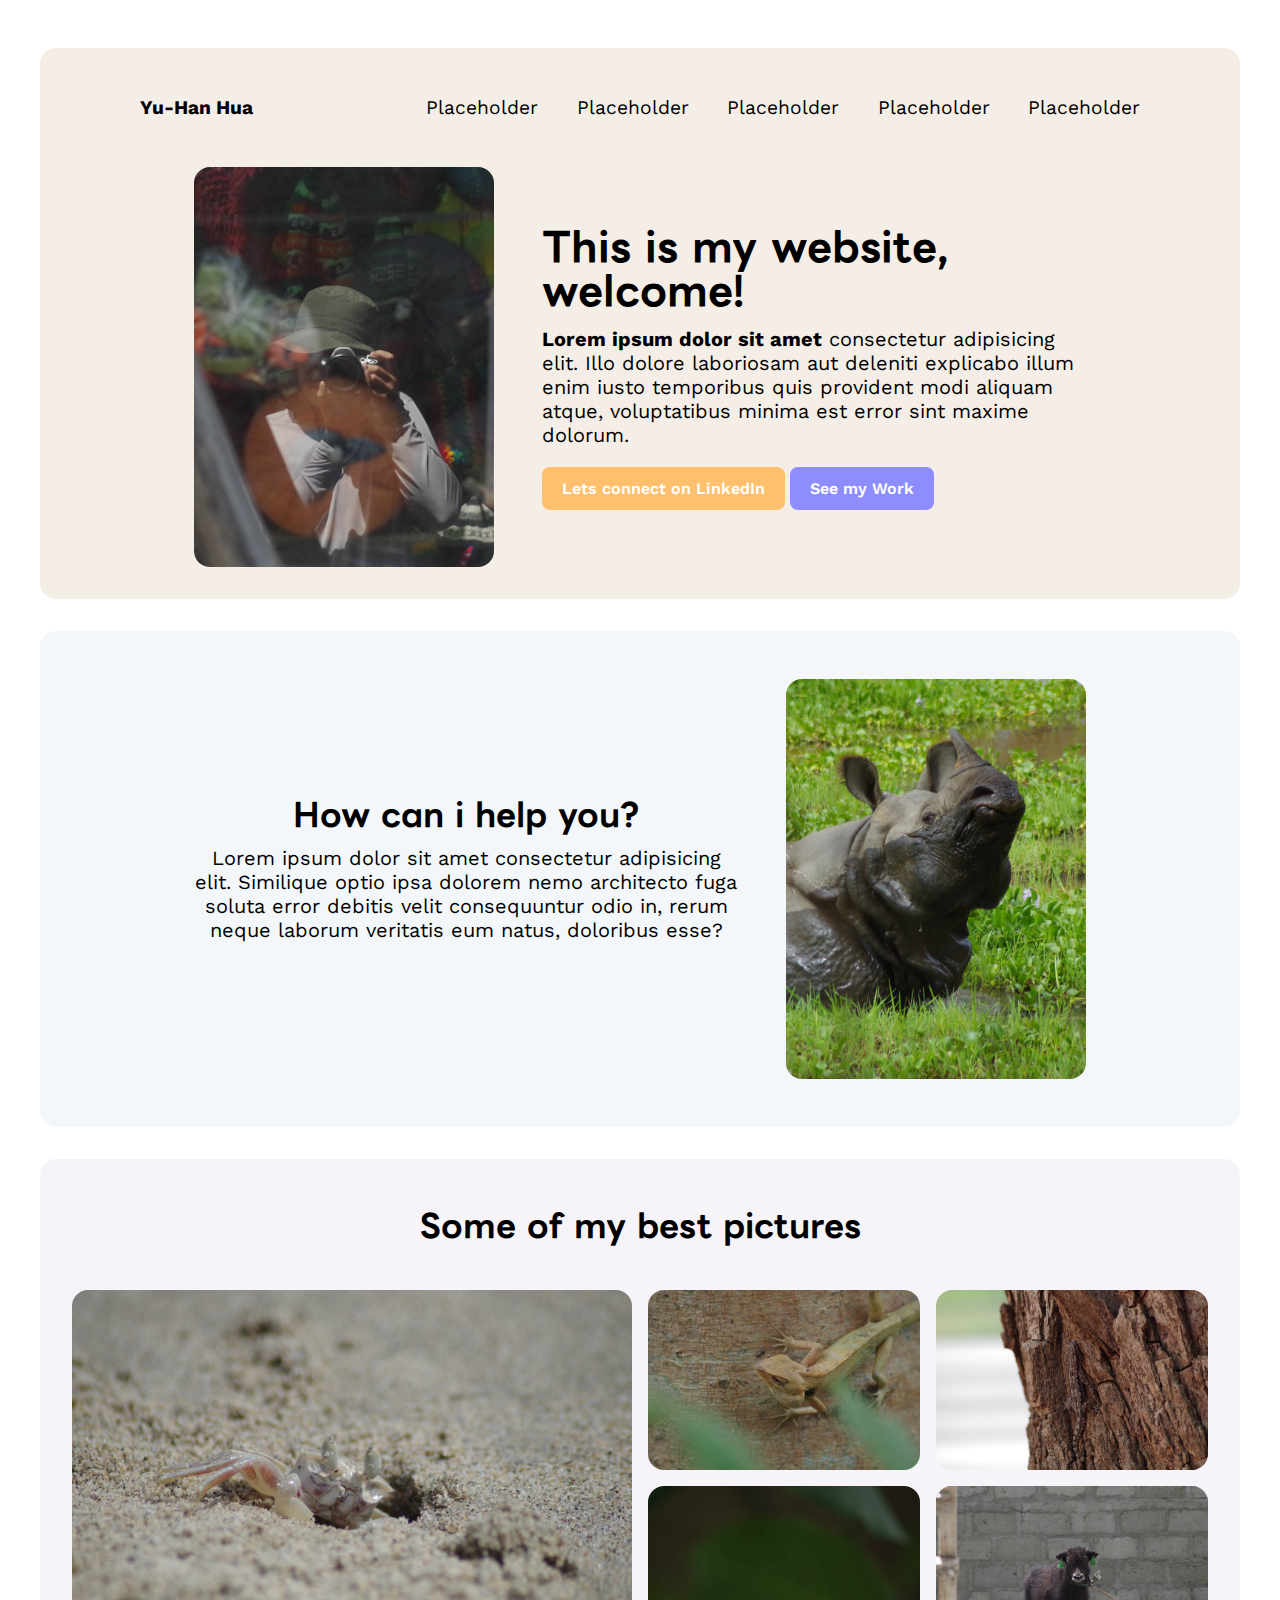
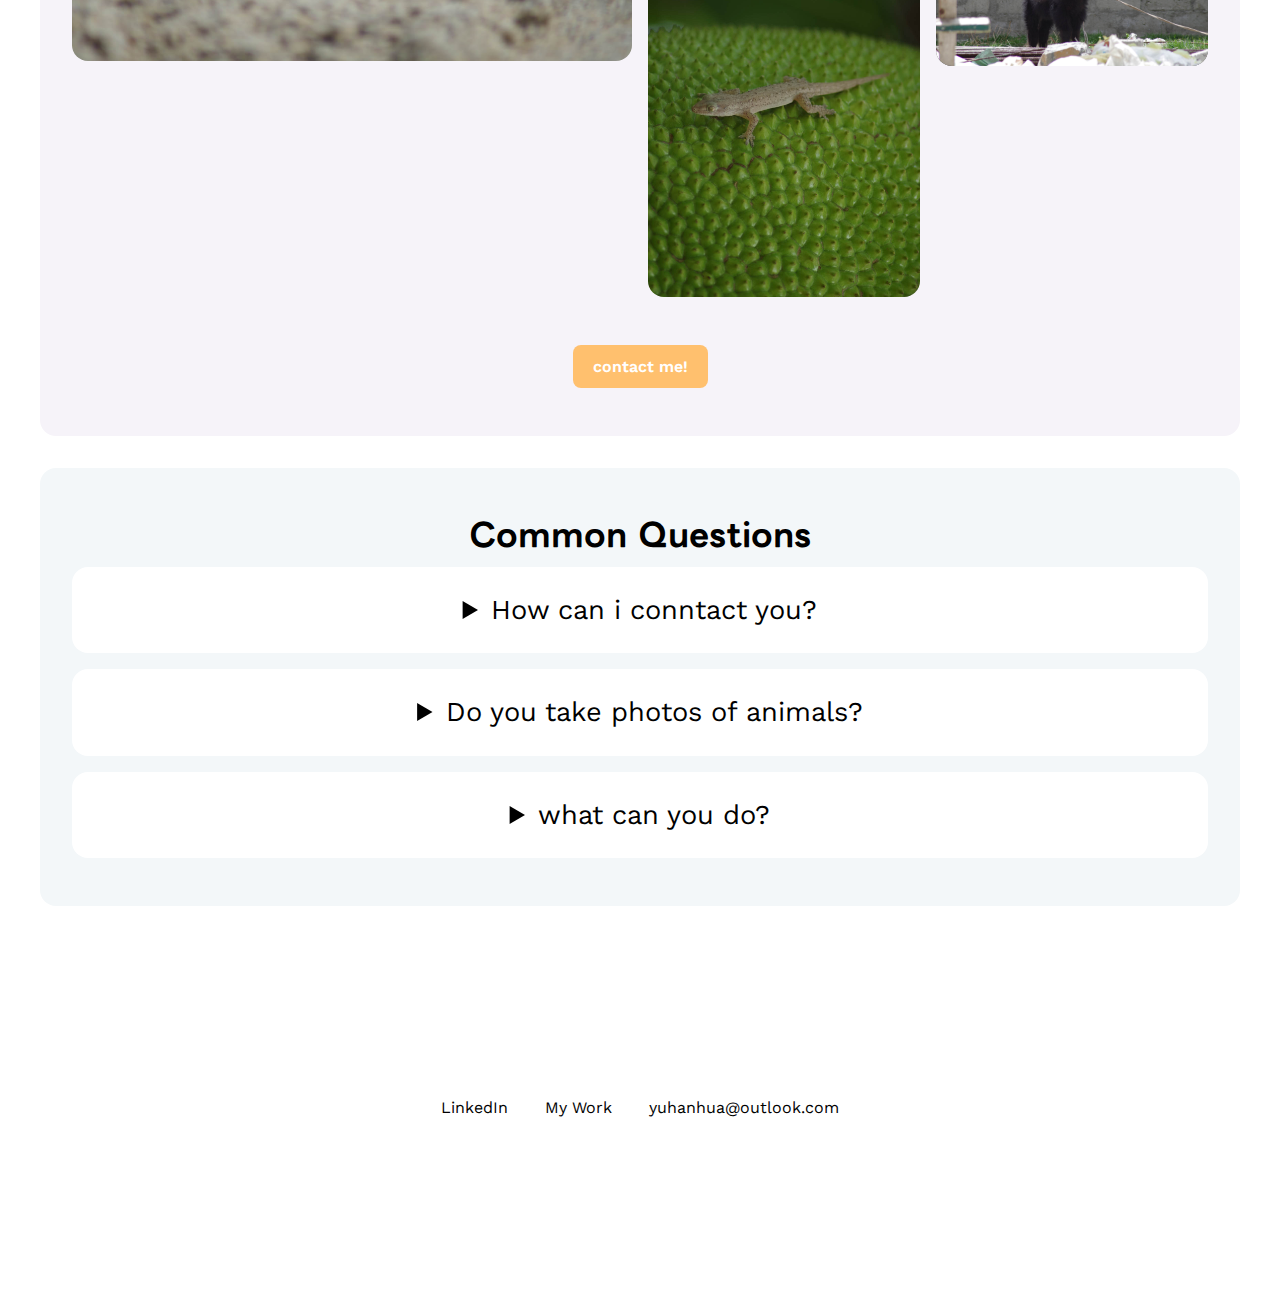
<file: indexgamal.html>
<!DOCTYPE html>
<html lang="en">

<head>
    <meta charset="UTF-8">
    <meta name="viewport" content="width=device-width, initial-scale=1.0">
    <title>Yu-Han Hua</title>
    <link rel="stylesheet" href="style.css">

<!--Fonts work sans, poppins-->
   <link href="https://fonts.googleapis.com/css2?family=LINE+Seed+JP&family=Poppins:ital,wght@0,100;0,200;0,300;0,400;0,500;0,600;0,700;0,800;0,900;1,100;1,200;1,300;1,400;1,500;1,600;1,700;1,800;1,900&family=Rubik:ital,wght@0,300..900;1,300..900&family=Work+Sans:ital,wght@0,100..900;1,100..900&display=swap" rel="stylesheet">


</head>

<body>
    <header>
        <nav>
            <ul>
                <li><a href="https://www.linkedin.com/in/yuhanhua00/" target="_blank" >Yu-Han Hua</a></li>
                <li><a href="index.html">Placeholder</a></li>
                <li><a href="index.html">Placeholder</a></li>
                <li><a href="index.html">Placeholder</a></li>
                <li><a href="index.html">Placeholder</a></li>
                <li><a href="index.html">Placeholder</a></li>
            </ul>
        </nav>

        <div class="flex-container">
            <img height="400px" width="300px" src="bilder/photo in the window.jpg">
            <div class="text-container">
                <h1>This is my website, welcome!</h1>
                <p><strong>Lorem ipsum dolor sit amet</strong> consectetur adipisicing elit. Illo dolore laboriosam aut deleniti explicabo illum enim iusto temporibus quis provident modi aliquam atque, voluptatibus minima est error sint maxime dolorum.</p>
                <a href="https://www.linkedin.com/in/yuhanhua00/" target="blank" class="cta-button">Lets connect on LinkedIn</a>
                <a href="#my-work" class="cta-button secondary">See my Work</a>
            </div>
        </div>
    </header>

    <section>
        <div class="flex-container">
            <div class="text-container">
                <h2>How can i help you?</h2>
                <p>Lorem ipsum dolor sit amet consectetur adipisicing elit. Similique optio ipsa dolorem nemo architecto fuga soluta error debitis velit consequuntur odio in, rerum neque laborum veritatis eum natus, doloribus esse?</p>
            </div>
            <img  width="300px" height="400px" src="bilder/noshordning.jpg">
        </div>
    </section>

    <section id="my-work">
        <h2>Some of my best pictures</h2>
        <div class="grid-container">
            <img style="grid-area: img-1" src="bilder/krabba.jpg">
            <img style="grid-area: img-5" src="bilder/sexy dog.jpg">
            <img style="grid-area: img-2" src="bilder/skaggagam.jpg">
            <img style="grid-area: img-3" src="bilder/odla.jpg">
            <img style="grid-area: img-4" src="bilder/odla jackgruit.jpg">
            <img style="grid-area: img-5" src="bilder/yak orhangen.jpg">
        </div>
          <a href="" class="cta-button"> contact me!</a>
    </section>

    <section>
        <h2>Common Questions</h2>
        <details>
            <summary>How can i conntact you?</summary>
            <p>Lorem ipsum dolor sit, amet consectetur adipisicing elit. Voluptatibus earum, fuga neque placeat et maiores maxime aperiam. Nesciunt asperiores dolorum aliquam, ea, voluptates pariatur reprehenderit recusandae maiores veritatis itaque totam.</p>
        </details>
                <details>
            <summary>Do you take photos of animals?</summary>
            <p>Lorem ipsum dolor sit, amet consectetur adipisicing elit. Voluptatibus earum, fuga neque placeat et maiores maxime aperiam. Nesciunt asperiores dolorum aliquam, ea, voluptates pariatur reprehenderit recusandae maiores veritatis itaque totam.</p>
        </details>
                <details>
            <summary>what can you do?</summary>
            <p>Lorem ipsum dolor sit, amet consectetur adipisicing elit. Voluptatibus earum, fuga neque placeat et maiores maxime aperiam. Nesciunt asperiores dolorum aliquam, ea, voluptates pariatur reprehenderit recusandae maiores veritatis itaque totam.</p>
        </details>
    </section>

    <div class="page-bottom-spacer"></div>


    <footer>
            <a href="https://www.linkedin.com/in/yuhanhua00/">LinkedIn</a>
            <a href="#my-work">My Work</a>
            <a href="mailto:example@gmail.com">yuhanhua@outlook.com</a>
    </footer>


</body>
</html>
</file>
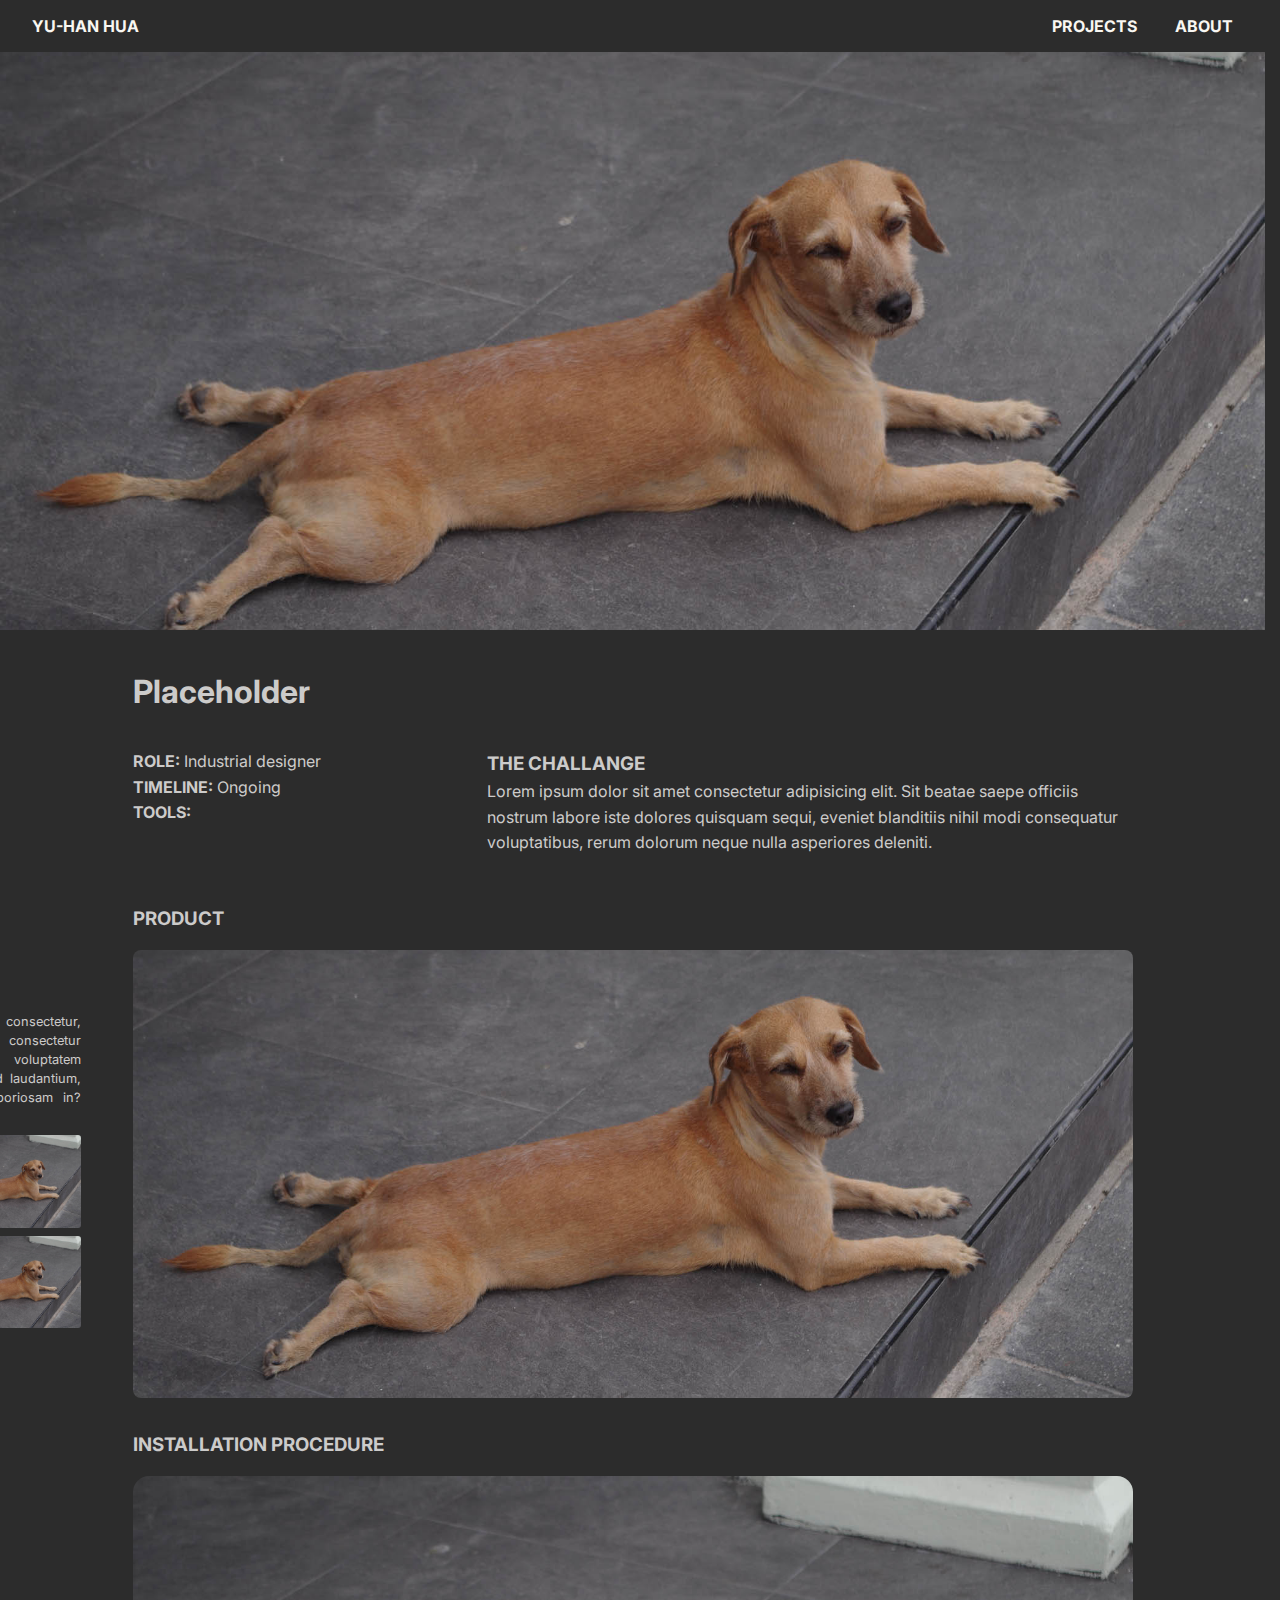
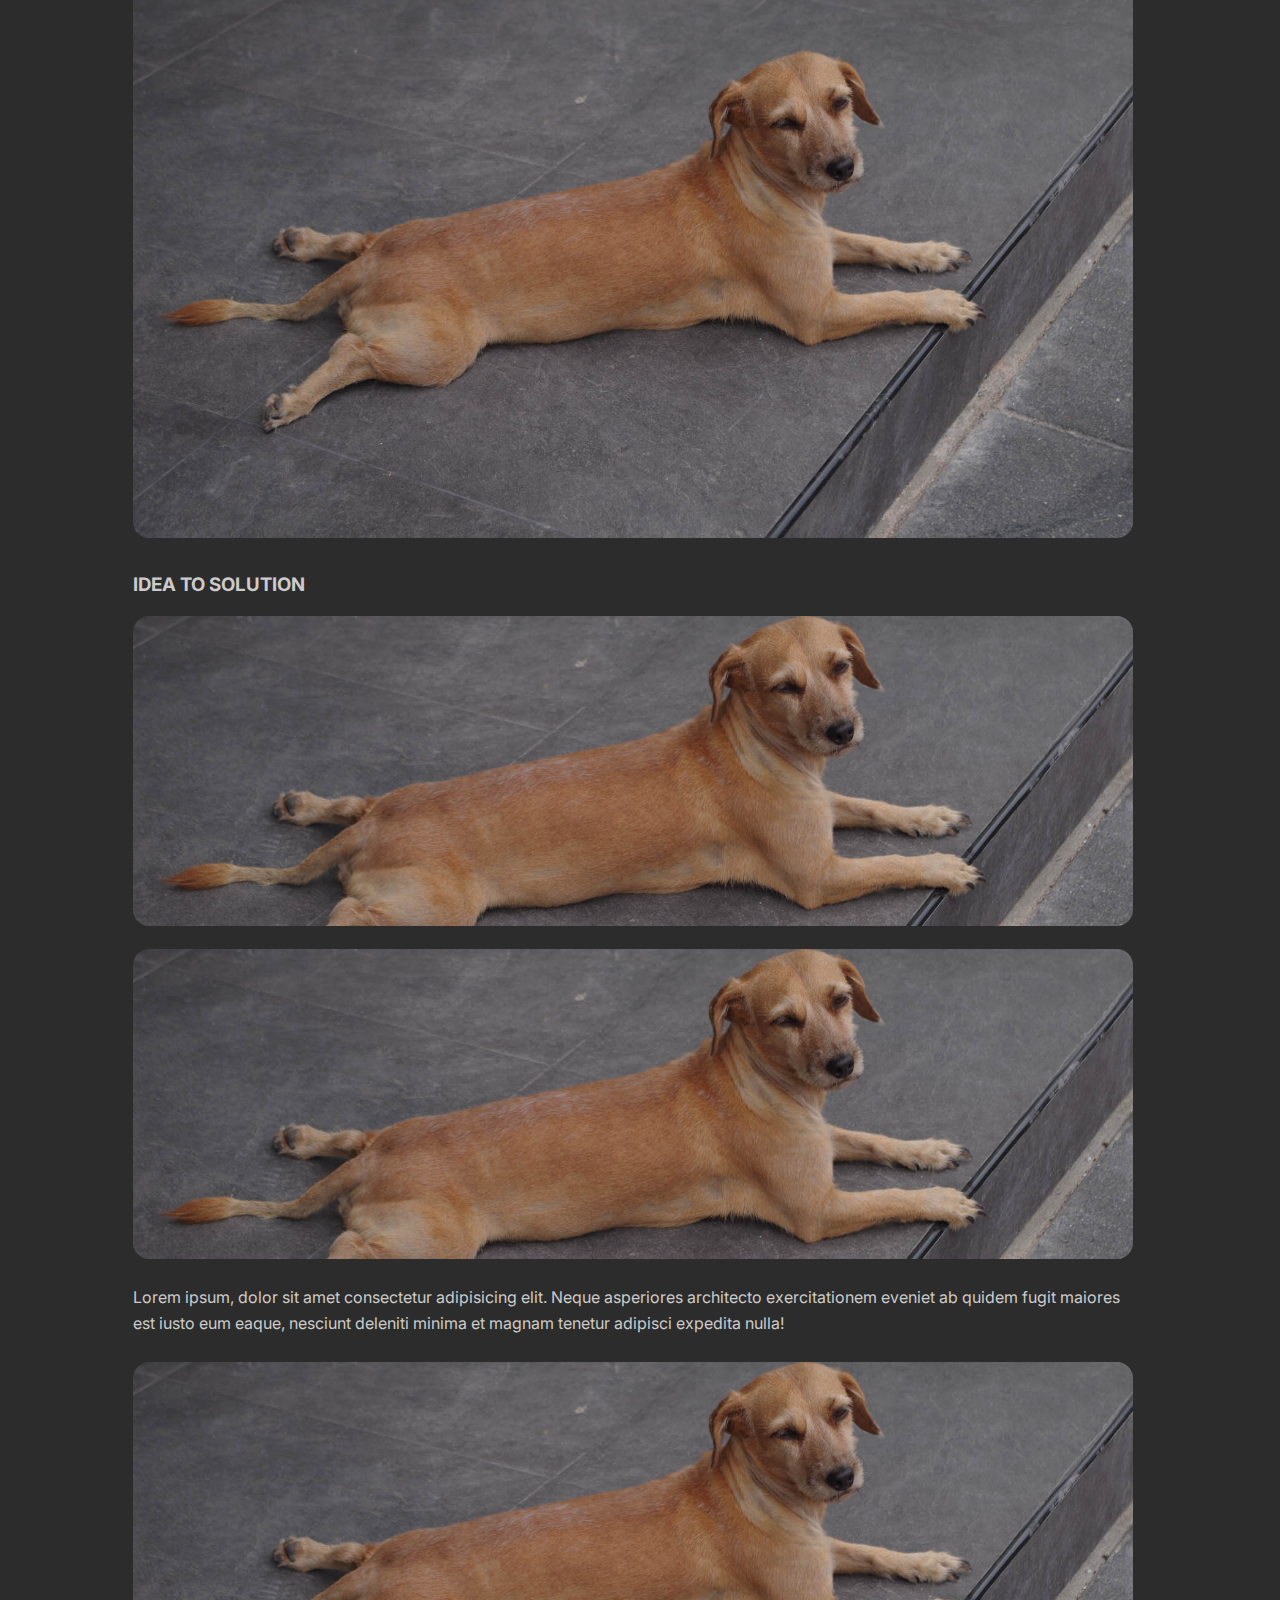
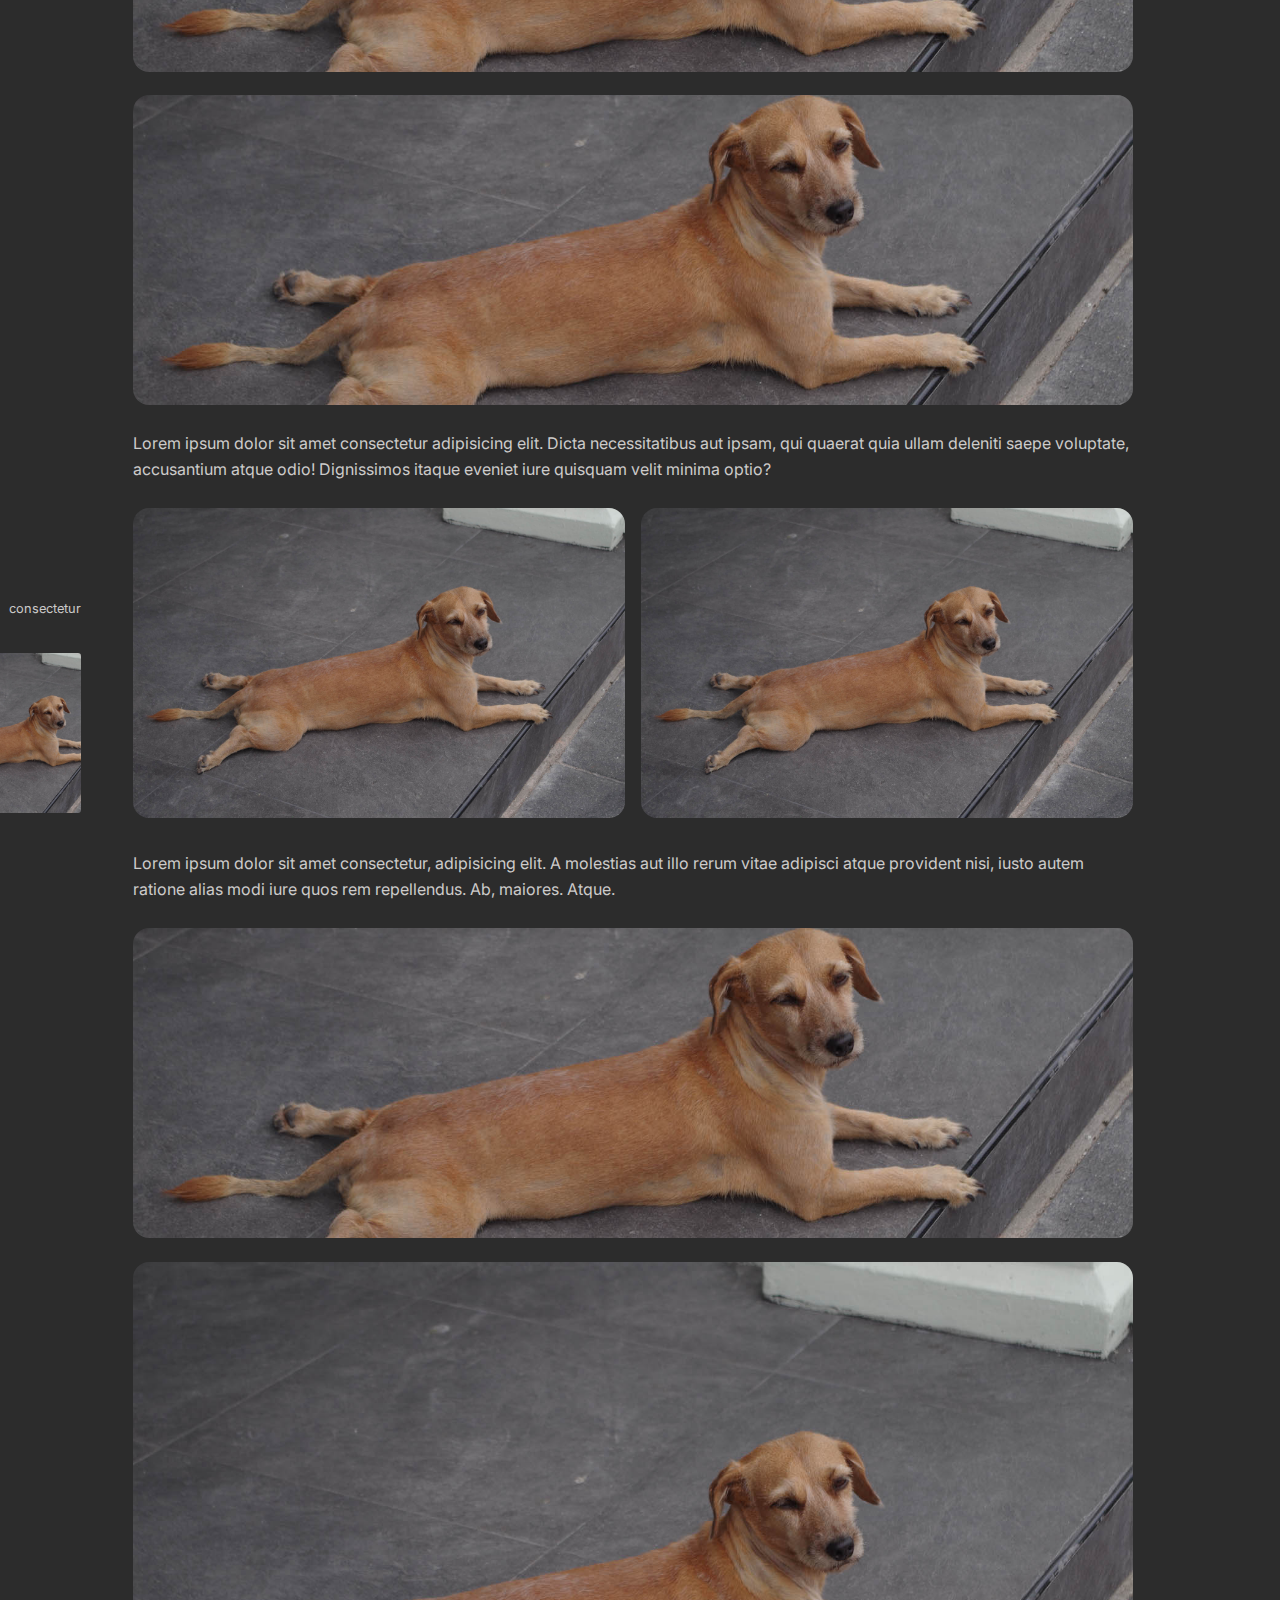
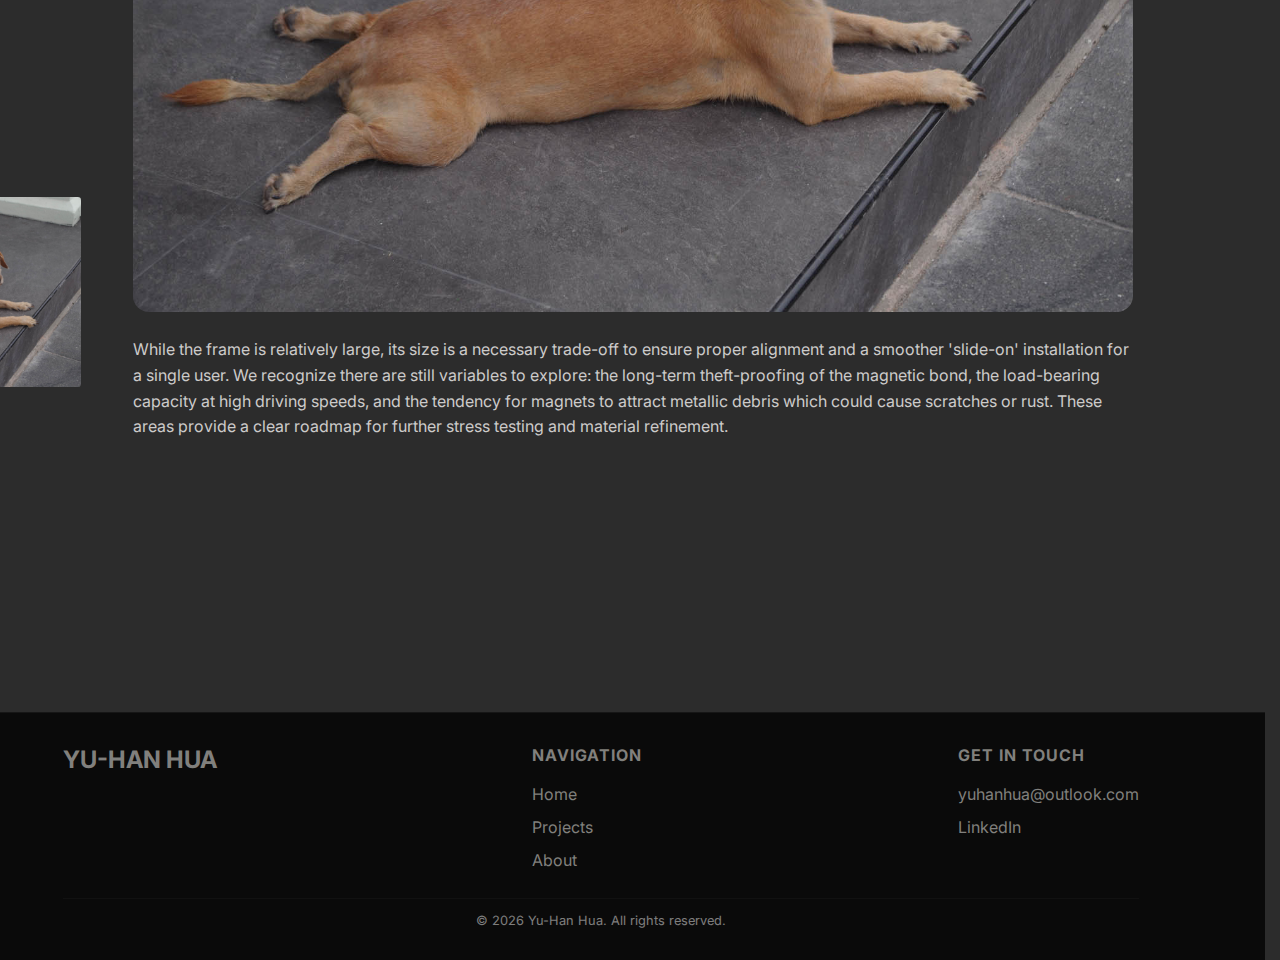
<file: ProjectMall.html>
<!DOCTYPE html>
<html lang="en">
<head>
    <meta charset="UTF-8">
    <meta name="viewport" content="width=device-width, initial-scale=1.0">
    <title>PreojectMall</title>

    <link rel="stylesheet" href="cssFiler/root.css">
    <link rel="stylesheet" href="cssFiler/placeholder.css">
    <link rel="stylesheet" href="cssFiler/footer.css">

    <!--Fonts-->
    <link href="https://fonts.googleapis.com/css2?family=Inter:ital,opsz,wght@0,14..32,100..900;1,14..32,100..900&family=Public+Sans:ital,wght@0,100..900;1,100..900&family=Roboto:ital,wght@0,100..900;1,100..900&display=swap" rel="stylesheet">

</head>
<body>
   
    <header id="site-header">
        <nav>
            <ul>
                <li><a href="index.html" class="logo-link">YU-HAN HUA</a></li>
                <li><a href="index.html#projects">PROJECTS</a></li>
                <li><a href="index.html#about">ABOUT</a></li>
            </ul>
        </nav>
    </header>

    <!--END OF NAVBAR-->
    <section id="frontImage">
        <img src="bilder/sexy dog.jpg">
        <div class="heropageInfo">
        </div>
    </section>


    <main class="introContainer">

        <aside class="introSideBar">
            <span class="contextLabel">CONTEXT</span>
            <p class="textSidebar">Lorem ipsum dolor sit amet consectetur, adipisicing elit. Doloribus consectetur praesentium quis qui repellat voluptatem perferendis dolor tempora aliquid laudantium, itaque, sapiente culpa nulla laboriosam in? Harum eaque omnis porro?</p>
            <div class="introGrid">
                <div class="grid-item"><img src="bilder/sexy dog.jpg" onclick="openImage(this.src)" alt=""></div>
                <div class="grid-item"><img src="bilder/sexy dog.jpg" onclick="openImage(this.src)" alt=""></div>
                <div class="grid-item"><img src="bilder/sexy dog.jpg" onclick="openImage(this.src)" alt=""></div>
                <div class="grid-item"><img src="bilder/sexy dog.jpg" onclick="openImage(this.src)" alt=""></div>
            </div>
            <p id="disclaimer">*Discliamer if needed</p>
        </aside>

    <dialog id="imageDialog" onclick="this.close()">
        <img id="fullImage" src="bilder/sexy dog.jpg" alt="Full size">
    </dialog>
    
            <div class="introTextContent">
                <h1 class="introTitle">Placeholder</h1>
                <div class="introContentWrapper">
                    <section class="box boxRole">
                        <ul class="itemsList">
                            <li><strong>ROLE:</strong> Industrial designer</li>
                            <li><strong>TIMELINE:</strong> Ongoing</li>
                            <li><strong>TOOLS:</strong></li>
                        </ul>
                    </section>

                    <article class="box boxProblem">
                        <h3 class="boxHeader">THE CHALLANGE</h3>
                        <p>Lorem ipsum dolor sit amet consectetur adipisicing elit. Sit beatae saepe officiis nostrum labore iste dolores quisquam sequi, eveniet blanditiis nihil modi consequatur voluptatibus, rerum dolorum neque nulla asperiores deleniti.</p>
                    </article>
                </div>

                <div class="researchIdeation">
                    <h3>PRODUCT</h3>
                    <img id="descriptionImg" src="bilder/sexy dog.jpg" alt="Exploded view of adapter" class="fullWidthImage">
                    <h3>INSTALLATION PROCEDURE</h3>
                    <img id="manual" src="bilder/sexy dog.jpg" alt="Exploded view of adapter" class="fullWidthImage">

                    <h3>IDEA TO SOLUTION</h3>
                    <img class="paddingUnderImage" src="bilder/sexy dog.jpg" alt="Exploded view of adapter">
                    <img src="bilder/sexy dog.jpg" alt="Exploded view of adapter" class="fullWidthImage">
                    <p><br>Lorem ipsum, dolor sit amet consectetur adipisicing elit. Neque asperiores architecto exercitationem eveniet ab quidem fugit maiores est iusto eum eaque, nesciunt deleniti minima et magnam tenetur adipisci expedita nulla!<br><br>
                    </p>

                    <img class="paddingUnderImage" src="bilder/sexy dog.jpg" alt="Exploded view of adapter">
                    <img src="bilder/sexy dog.jpg" alt="Exploded view of adapter" class="fullWidthImage">
                    
        <aside class="Evaluate-sidebar">
            <span class="contextLabel">Placeholder</span>
            <p class="textSidebar">Lorem ipsum dolor, sit amet consectetur adipisicing elit. Asperiores cupidi.</p>
            <div class="gridMockup">
                <div class="grid-item"><img src="bilder/sexy dog.jpg" onclick="openImage(this.src)" alt=""></div>
                <div class="grid-item"><img src="bilder/sexy dog.jpg" onclick="openImage(this.src)" alt=""></div>
            </div>
        </aside>

                    <p>
                        <br>Lorem ipsum dolor sit amet consectetur adipisicing elit. Dicta necessitatibus aut ipsam, qui quaerat quia ullam deleniti saepe voluptate, accusantium atque odio! Dignissimos itaque eveniet iure quisquam velit minima optio?<br><br>
                    </p>

                    <div class="gridEval">
                        <img id="lyftaupp" src="bilder/sexy dog.jpg" alt="Exploded view of adapter" class="fullWidthImage">
                        <img src="bilder/sexy dog.jpg" alt="Exploded view of adapter" class="fullWidthImage">
                    </div>
                    <p>
                        <br>Lorem ipsum dolor sit amet consectetur, adipisicing elit. A molestias aut illo rerum vitae adipisci atque provident nisi, iusto autem ratione alias modi iure quos rem repellendus. Ab, maiores. Atque.<br><br>
                    </p>

        <aside class="showcasing-sidebar">
            <span class="contextLabel">Placeholder</span>
                <p class="textSidebar">Placeholder</p>
                    <div class="grid-item"><img src="bilder/sexy dog.jpg" onclick="openImage(this.src)" alt=""></div>
                <p id="disclaimer2">image text</p>
    </aside>

                    <img class="paddingUnderImage" id="byggaprot" src="bilder/sexy dog.jpg" alt="Exploded view of adapter">
                    <img id="finalprototyp" src="bilder/sexy dog.jpg" alt="Exploded view of adapter" class="fullWidthImage">
                    <br>
                    <p>
                        While the frame is relatively large, its size is a necessary trade-off to ensure proper alignment and a smoother 'slide-on' installation for a single user. We recognize there are still variables to explore: the long-term theft-proofing of the magnetic bond, the load-bearing capacity at high driving speeds, and the tendency for magnets to attract metallic debris which could cause scratches or rust. These areas provide a clear roadmap for further stress testing and material refinement.
                    </p>
                </div>
                <div class="bottomSpacer"></div>
            </div>

    </main>
    <!--FOOOOTER-->
    <footer class="site-footer">
        <div class="footer-content">
            <div class="footer-logo">
                <h3>YU-HAN HUA</h3>
                <p></p>
            </div>

            <div class="footer-links">
                <h4>Navigation</h4>
                <ul>
                    <li><a href="#hero">Home</a></li>
                    <li><a href="#projects">Projects</a></li>
                    <li><a href="#about">About</a></li>
                </ul>
            </div>

            <div class="footer-contact">
                <h4>Get in Touch</h4>
                <div class="footer-socials">
                <ul>
                    <li><a href="mailto:yuhanhua@outlook.com">yuhanhua@outlook.com</a></li>
                    <li><a href="https://www.linkedin.com/in/yuhanhua00/" target="_blank">LinkedIn</a></li>
                </ul>
                </div>
            </div>
        </div>
        
        <div class="footer-bottom">
            <p>&copy; 2026 Yu-Han Hua. All rights reserved.</p>
        </div>
    </footer>

<script src="popup.js"></script>
</body>
</html>
</file>
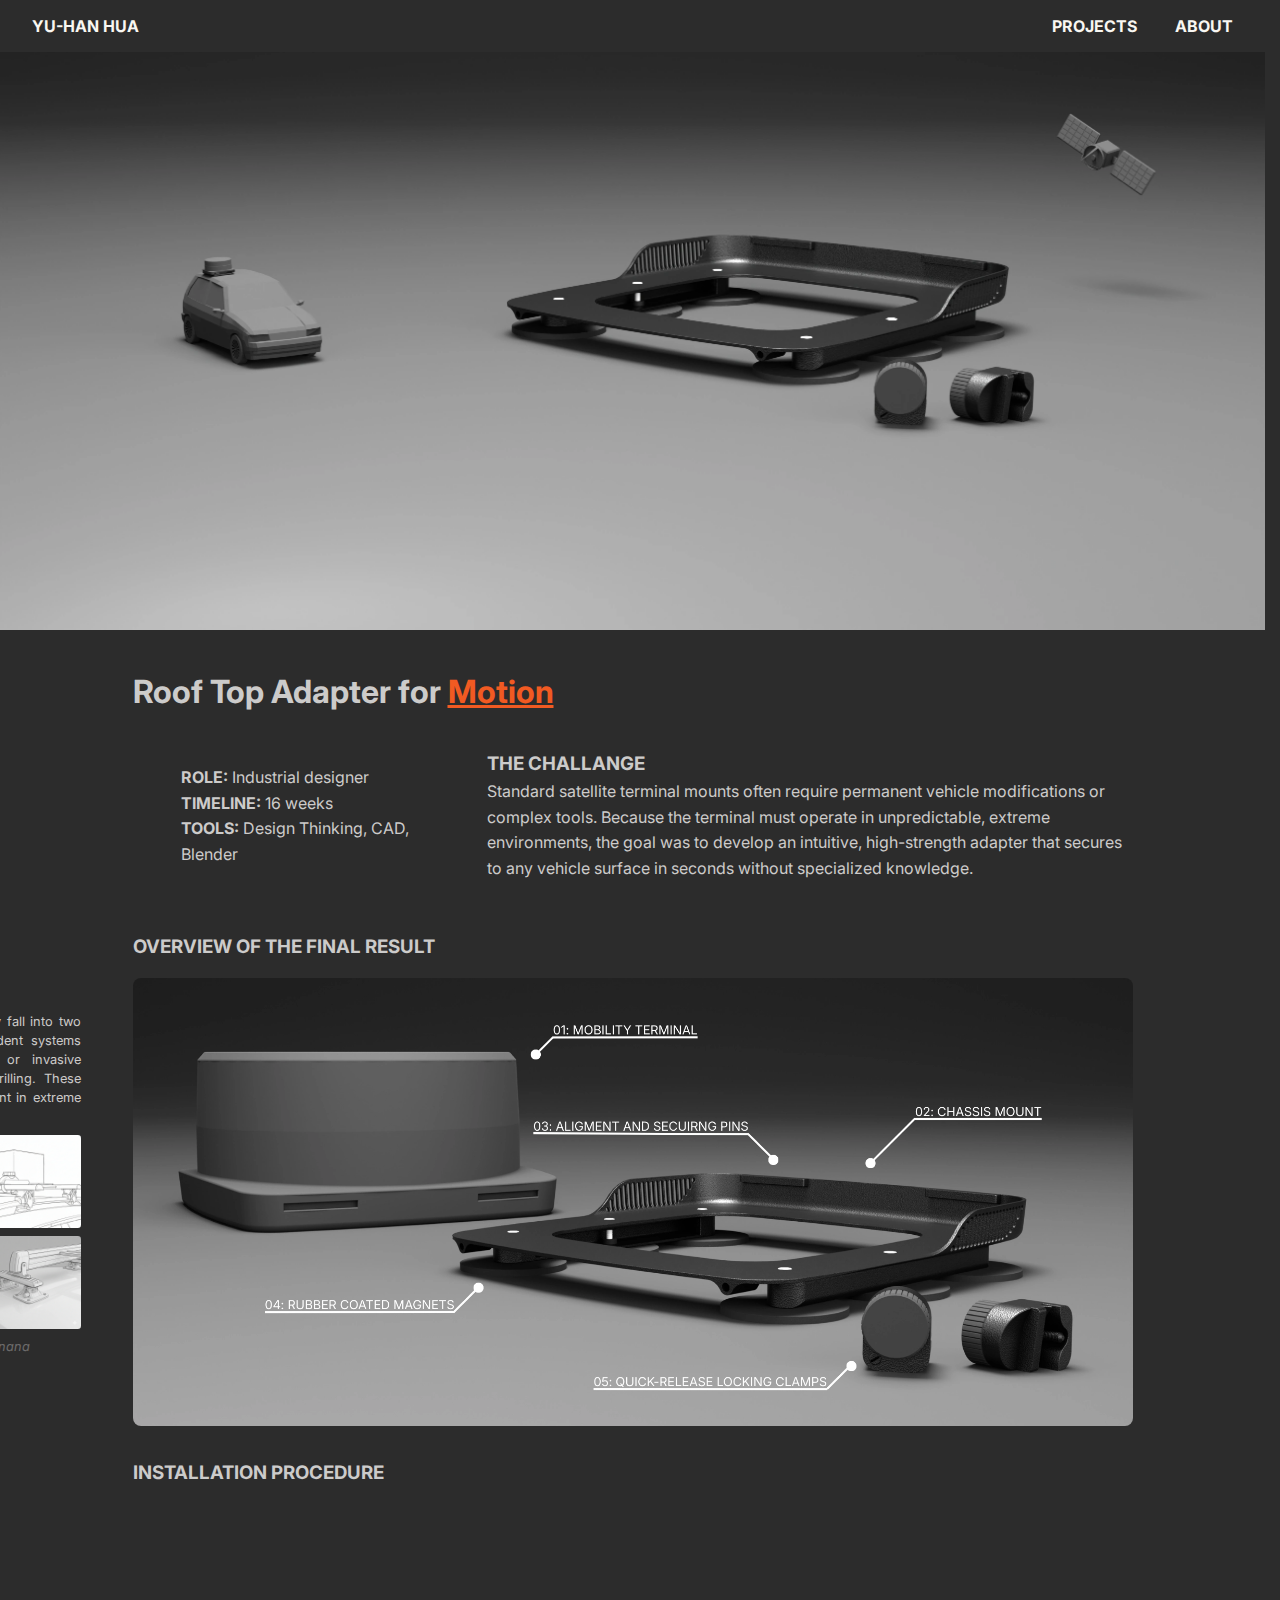
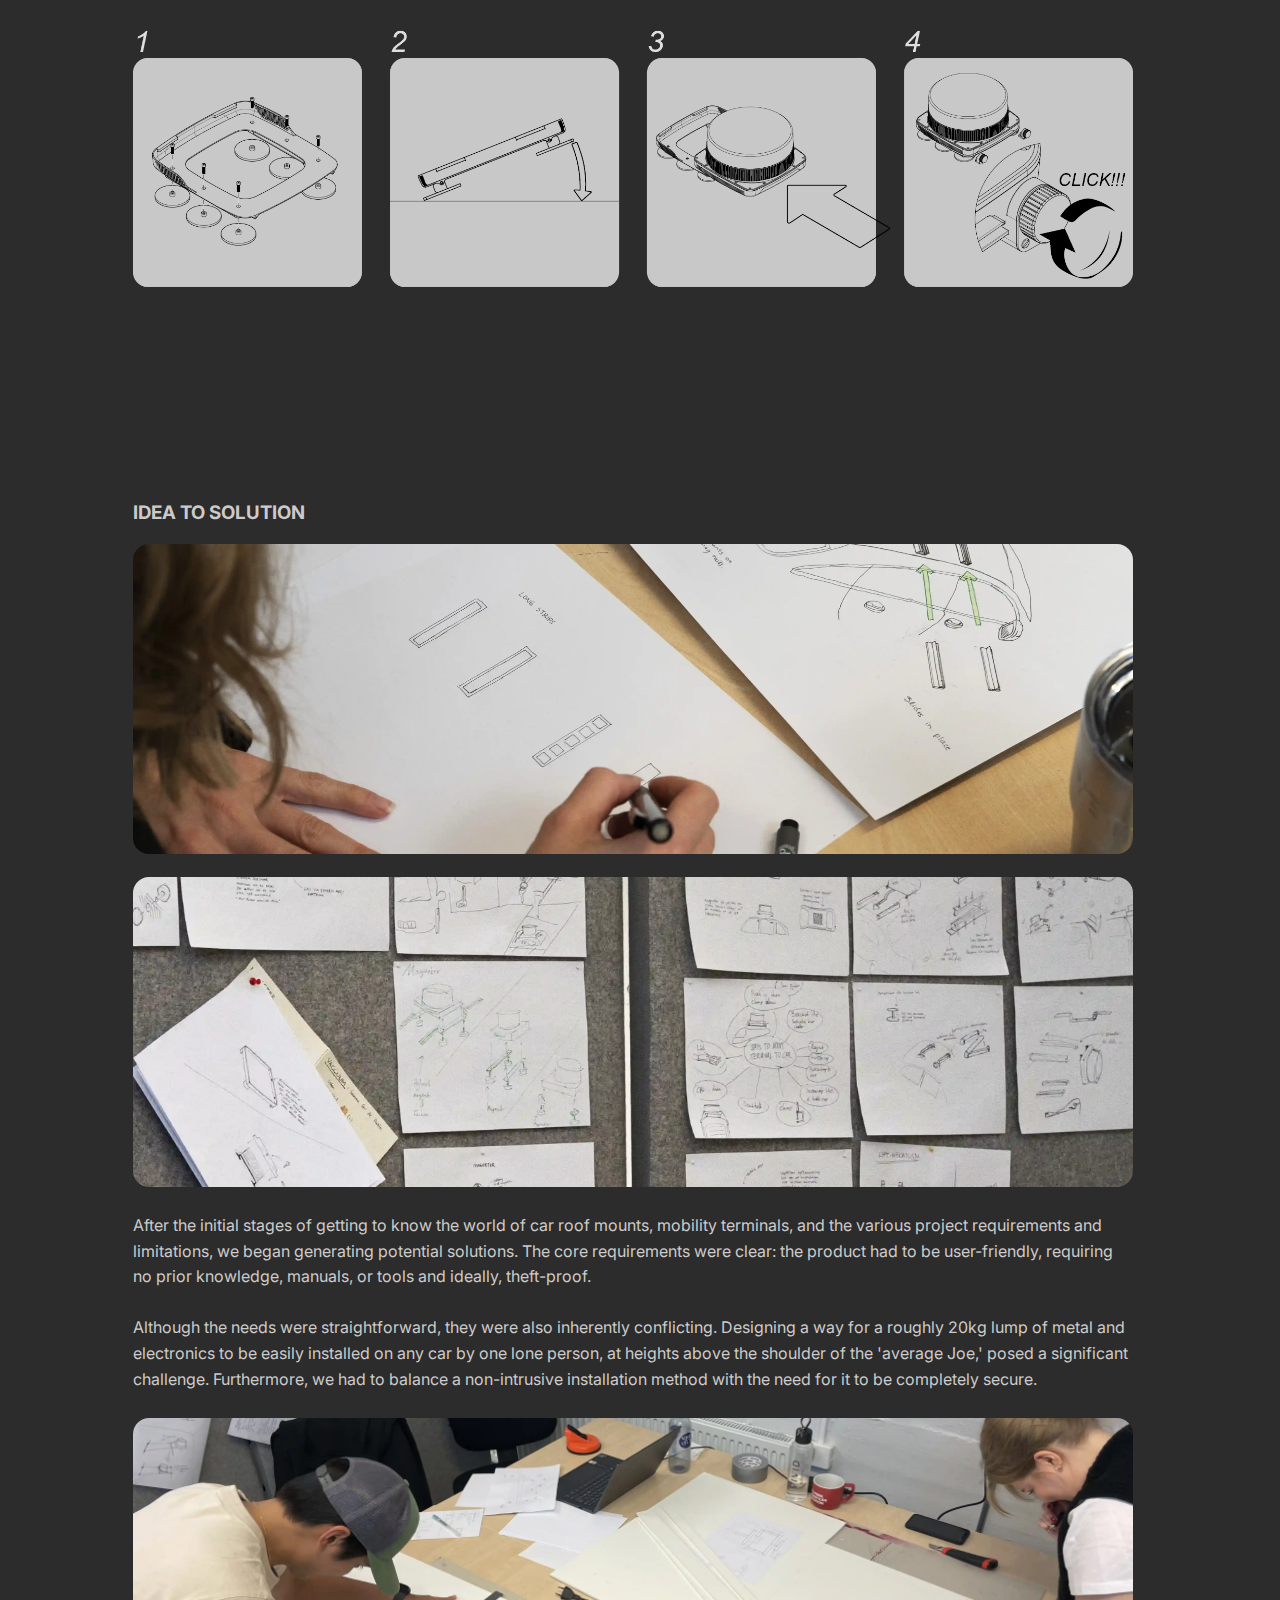
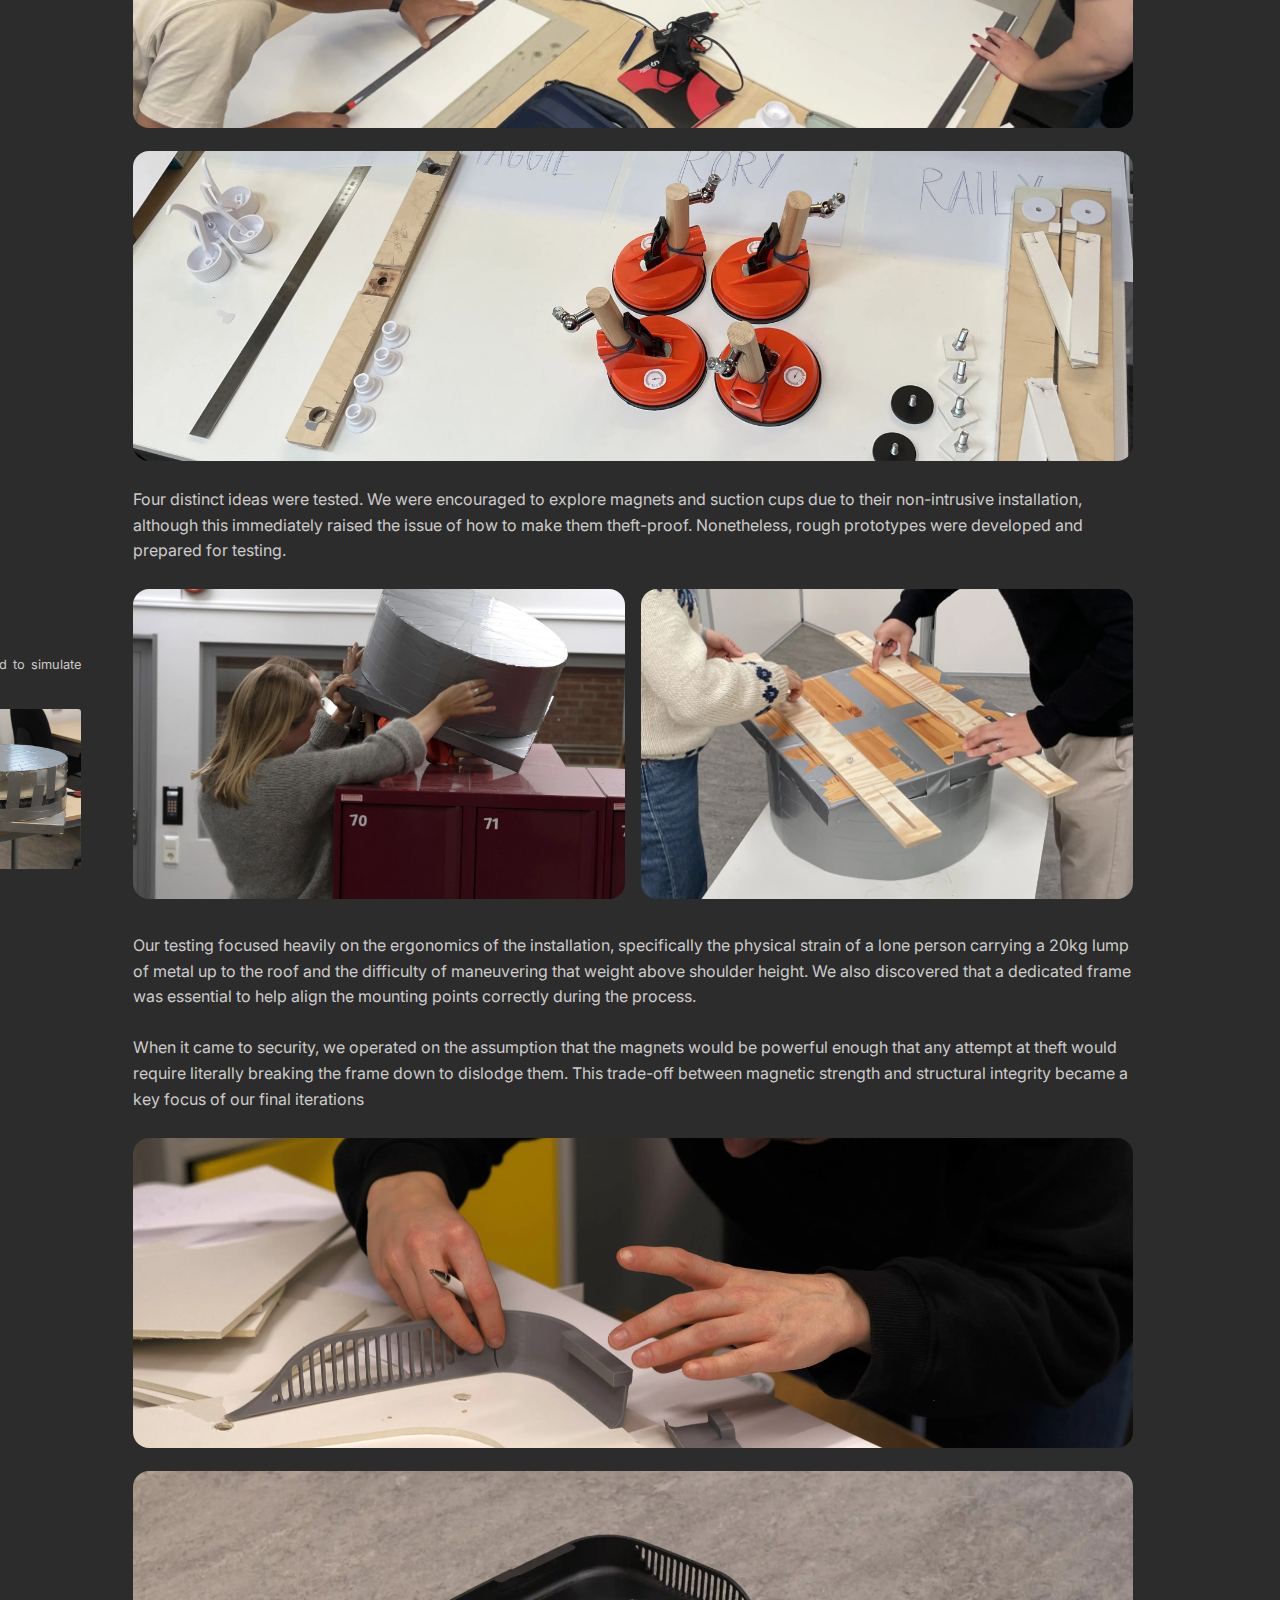
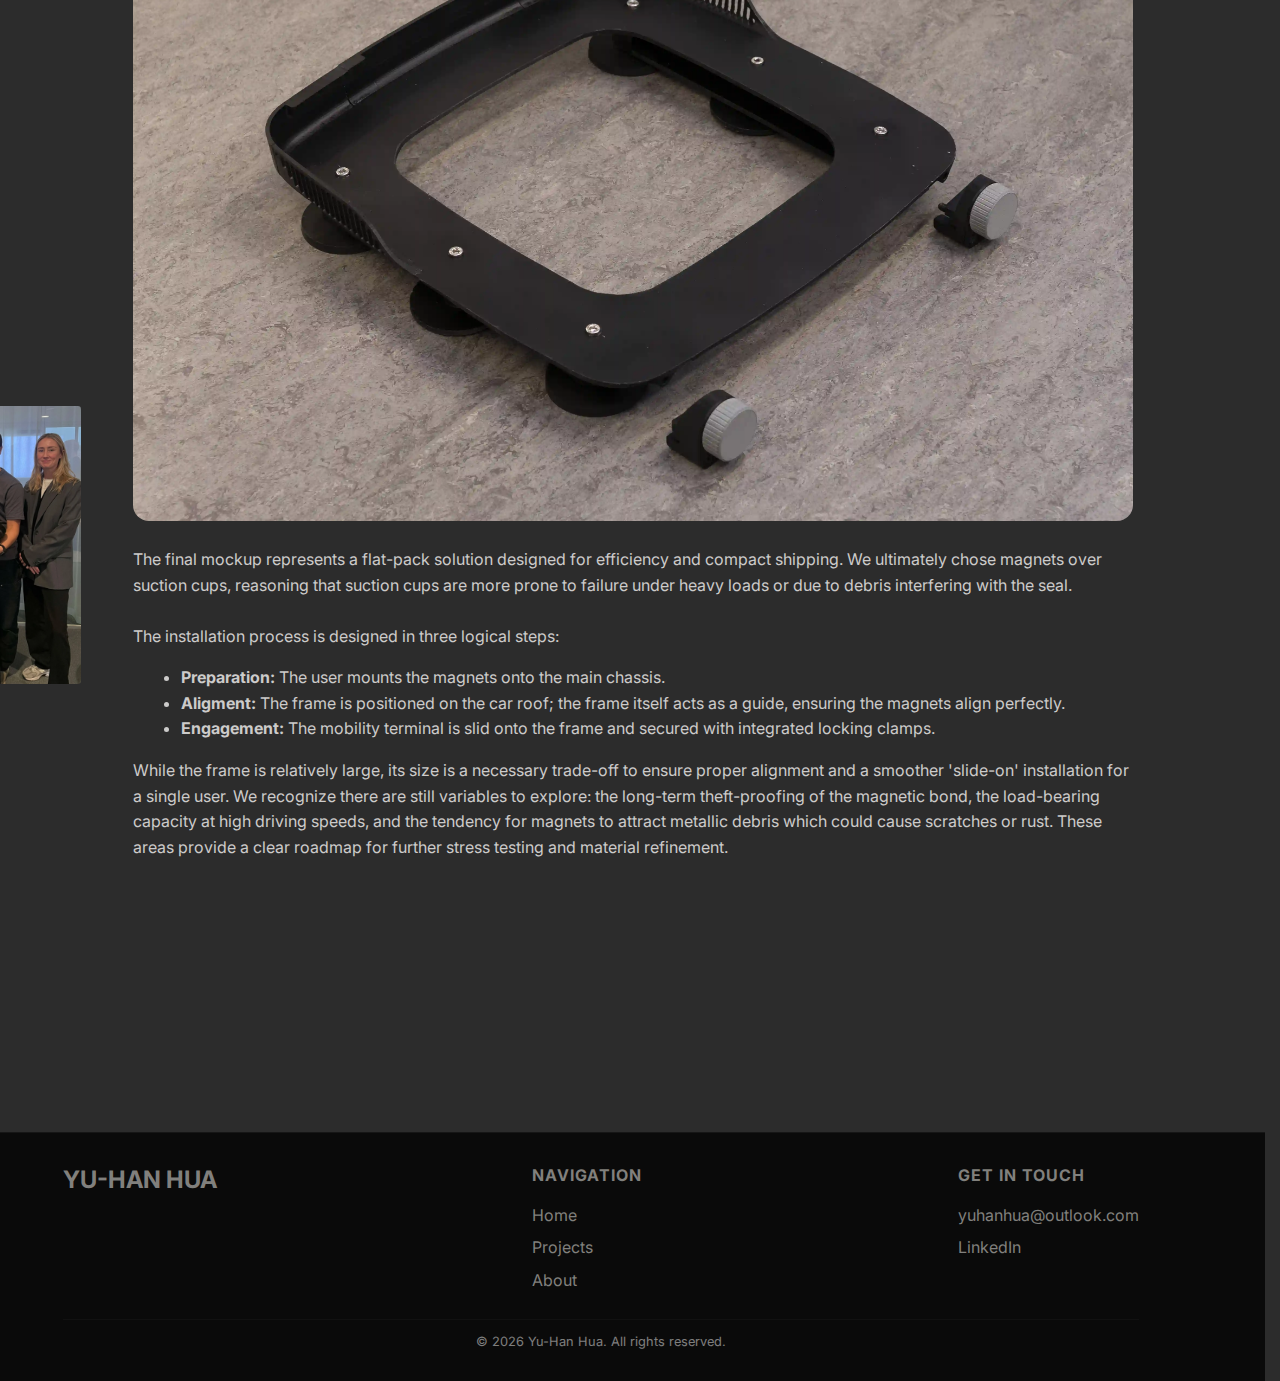
<file: ProjectSatcube.html>
<!DOCTYPE html>
<html lang="en">
<head>
    <meta charset="UTF-8">
    <meta name="viewport" content="width=device-width, initial-scale=1.0">
    <title>ProjectSatcube</title>

    <link rel="stylesheet" href="cssFiler/root.css">
    <link rel="stylesheet" href="cssFiler/projectSatcube.css">
    <link rel="stylesheet" href="cssFiler/footer.css">

    <!--Fonts-->
    <link href="https://fonts.googleapis.com/css2?family=Inter:ital,opsz,wght@0,14..32,100..900;1,14..32,100..900&family=Public+Sans:ital,wght@0,100..900;1,100..900&family=Roboto:ital,wght@0,100..900;1,100..900&display=swap" rel="stylesheet">

</head>
<body>
   
    <header id="site-header">
        <nav>
            <ul>
                <li><a href="index.html" class="logo-link">YU-HAN HUA</a></li>
                <li><a href="index.html#projects">PROJECTS</a></li>
                <li><a href="index.html#about">ABOUT</a></li>
            </ul>
        </nav>
    </header>

    <!--END OF NAVBAR-->
    <section id="frontSatcube" class="frontSat">
        <img src="bilder/satcube/ADAPTERMOTIONHERO.webp">
        <div class="heropageInfo">
        </div>
    </section>


    <main class="introContainer">

        <aside class="introSideBar">
            <span class="contextLabel">CONTEXT</span>
            <p class="textSidebar">Current market solutions typically fall into two restrictive categories: rail-dependent systems that limit vehicle compatibility, or invasive hardware requiring permanent drilling. These constraints make rapid deployment in extreme environments nearly impossible.</p>
            <div class="introGrid">
                <div class="grid-item"><img src="bilder/satcube/mounting systems/utzoomad hook.webp" onclick="openImage(this.src)" alt=""></div>
                <div class="grid-item"><img src="bilder/satcube/mounting systems/thule hook.webp" onclick="openImage(this.src)" alt=""></div>
                <div class="grid-item"><img src="bilder/satcube/mounting systems/bolts into the car.webp" onclick="openImage(this.src)" alt=""></div>
                <div class="grid-item"><img src="bilder/satcube/mounting systems/bolt zoom in.webp" onclick="openImage(this.src)" alt=""></div>
            </div>
            <p id="disclaimer">*Images generated with Nano Banana</p>
        </aside>

    <dialog id="imageDialog" onclick="this.close()">
        <img id="fullImage" src="bilder/satcube/mounting systems/utzoomad hook.webp" alt="Full size">
    </dialog>
    
            <div class="introTextContent">
                <h1 class="introTitle">Roof Top Adapter for <a class="motionTag" href="https://satcube.com/products/motion" target="blank">Motion</a></h1>
                <div class="introContentWrapper">
                    <section class="box boxRole">
                        <ul class="itemsList">
                            <li><strong>ROLE:</strong> Industrial designer</li>
                            <li><strong>TIMELINE:</strong> 16 weeks</li>
                            <li><strong>TOOLS:</strong> Design Thinking, CAD, Blender</li>
                        </ul>
                    </section>

                    <article class="box boxProblem">
                        <h3 class="boxHeader">THE CHALLANGE</h3>
                        <p>Standard satellite terminal mounts often require permanent vehicle modifications or complex tools. Because the terminal must operate in unpredictable, extreme environments, the goal was to develop an intuitive, high-strength adapter that secures to any vehicle surface in seconds without specialized knowledge.</p>
                    </article>
                </div>

                <div class="researchIdeation">
                    <h3>OVERVIEW OF THE FINAL RESULT</h3>
                    <img id="descriptionImg" src="bilder/satcube/detail bild 3.webp" alt="Exploded view of adapter" class="fullWidthImage">
                    <h3>INSTALLATION PROCEDURE</h3>
                    <img id="manual" src="bilder/satcube/ritningar hur man installerar adaptern.png" alt="Exploded view of adapter" class="fullWidthImage">

                    <h3>IDEA TO SOLUTION</h3>
                    <img class="paddingUnderImage" src="bilder/satcube/GENERATING, TESTING, ITERATING, EVALUATING/Sketching.webp" alt="Exploded view of adapter">
                    <img src="bilder/satcube/GENERATING, TESTING, ITERATING, EVALUATING/skisser.webp" alt="Exploded view of adapter" class="fullWidthImage">
                    <p><br>After the initial stages of getting to know the world of car roof mounts, mobility terminals, and the various project requirements and limitations, we began generating potential solutions. The core requirements were clear: the product had to be user-friendly, requiring no prior knowledge, manuals, or tools and ideally, theft-proof.
<br><br>Although the needs were straightforward, they were also inherently conflicting. Designing a way for a roughly 20kg lump of metal and electronics to be easily installed on any car by one lone person, at heights above the shoulder of the 'average Joe,' posed a significant challenge. Furthermore, we had to balance a non-intrusive installation method with the need for it to be completely secure.<br><br>
                    </p>

                    <img class="paddingUnderImage" src="bilder/satcube/GENERATING, TESTING, ITERATING, EVALUATING/prototyping.webp" alt="Exploded view of adapter">
                    <img src="bilder/satcube/GENERATING, TESTING, ITERATING, EVALUATING/prototyptestande.webp" alt="Exploded view of adapter" class="fullWidthImage">
                    
        <aside class="Evaluate-sidebar">
            <span class="contextLabel">Mockup of Motion</span>
            <p class="textSidebar">The mockup contains 20 kg sand to simulate the weight of Motion.</p>
            <div class="gridMockup">
                <div class="grid-item"><img src="bilder/satcube/GENERATING, TESTING, ITERATING, EVALUATING/mockup building.webp" onclick="openImage(this.src)" alt=""></div>
                <div class="grid-item"><img src="bilder/satcube/GENERATING, TESTING, ITERATING, EVALUATING/mockup builign 2.webp" onclick="openImage(this.src)" alt=""></div>
            </div>
        </aside>

                    <p>
                        <br>Four distinct ideas were tested. We were encouraged to explore magnets and suction cups due to their non-intrusive installation, although this immediately raised the issue of how to make them theft-proof. Nonetheless, rough prototypes were developed and prepared for testing.<br><br>
                    </p>

                    <div class="gridEval">
                        <img id="lyftaupp" src="bilder/satcube/GENERATING, TESTING, ITERATING, EVALUATING/evaluating.webp" alt="Exploded view of adapter" class="fullWidthImage">
                        <img src="bilder/satcube/GENERATING, TESTING, ITERATING, EVALUATING/evaluating 2.webp" alt="Exploded view of adapter" class="fullWidthImage">
                    </div>

                    <p>
                        <br>Our testing focused heavily on the ergonomics of the installation, specifically the physical strain of a lone person carrying a 20kg lump of metal up to the roof and the difficulty of maneuvering that weight above shoulder height. We also discovered that a dedicated frame was essential to help align the mounting points correctly during the process.

<br><br>When it came to security, we operated on the assumption that the magnets would be powerful enough that any attempt at theft would require literally breaking the frame down to dislodge them. This trade-off between magnetic strength and structural integrity became a key focus of our final iterations<br><br>
                    </p>

                    <aside class="showcasing-sidebar">
                        <span class="contextLabel">The team</span>
                        <p class="textSidebar">Final presentation at Satcube.</p>
                            <div class="grid-item"><img src="bilder/satcube/showcasing.webp" onclick="openImage(this.src)" alt=""></div>
                        <p id="disclaimer2">Jonna Stenlund, Edith Pålsson,<br>Yu-Han Hua, Ida Osterman</p>
                    </aside>

                    <img class="paddingUnderImage" id="byggaprot" src="bilder/satcube/GENERATING, TESTING, ITERATING, EVALUATING/builing final mockup/byggaprot.webp" alt="Exploded view of adapter">
                    <img id="finalprototyp" src="bilder/satcube/GENERATING, TESTING, ITERATING, EVALUATING/builing final mockup/high fidelity mockup.webp" alt="Exploded view of adapter" class="fullWidthImage">

                    <p>
                        <br>The final mockup represents a flat-pack solution designed for efficiency and compact shipping. We ultimately chose magnets over suction cups, reasoning that suction cups are more prone to failure under heavy loads or due to debris interfering with the seal.

                        <br><br>The installation process is designed in three logical steps:
                    </p>

                        <ul>
                            <li><strong>Preparation:</strong> The user mounts the magnets onto the main chassis.</li>
                            <li><strong>Aligment:</strong> The frame is positioned on the car roof; the frame itself acts as a guide, ensuring the magnets align perfectly.</li>
                            <li><strong>Engagement:</strong> The mobility terminal is slid onto the frame and secured with integrated locking clamps.</li>
                        </ul>
                    <p>
                        While the frame is relatively large, its size is a necessary trade-off to ensure proper alignment and a smoother 'slide-on' installation for a single user. We recognize there are still variables to explore: the long-term theft-proofing of the magnetic bond, the load-bearing capacity at high driving speeds, and the tendency for magnets to attract metallic debris which could cause scratches or rust. These areas provide a clear roadmap for further stress testing and material refinement.
                    </p>
                </div>
                <div class="bottomSpacer"></div>
            </div>

    </main>
    <!--FOOOOTER-->
    <footer class="site-footer">
        <div class="footer-content">
            <div class="footer-logo">
                <h3>YU-HAN HUA</h3>
                <p></p>
            </div>

            <div class="footer-links">
                <h4>Navigation</h4>
                <ul>
                    <li><a href="index.html">Home</a></li>
                    <li><a href="index.html#projects">Projects</a></li>
                    <li><a href="index.html#about">About</a></li>
                </ul>
            </div>

            <div class="footer-contact">
                <h4>Get in Touch</h4>
                <div class="footer-socials">
                <ul>
                    <li><a href="mailto:yuhanhua@outlook.com">yuhanhua@outlook.com</a></li>
                    <li><a href="https://www.linkedin.com/in/yuhanhua00/" target="_blank">LinkedIn</a></li>
                </ul>
                </div>
            </div>
        </div>
        
        <div class="footer-bottom">
            <p>&copy; 2026 Yu-Han Hua. All rights reserved.</p>
        </div>
    </footer>

<script src="popup.js"></script>
</body>
</html>
</file>
<file: style.css>
:root {

    --base-color: #ffffff;
    --text-color: #000000;
    --primary-color: #ffc06e;
    --secondary-color: #8D8DFF;
    --color-1: #f5eee6;
    --color-2: #F3F7F9;
    --color-3: #F6F3F9;

}

*{
    margin: 0;
    padding: 0;
    box-sizing: border-box;
}

html {
    font-family: Work Sans, poppins;
    color: var(--text-color)
}


body{
    padding: 1em;
    background-color: var(--base-color);
}

h1, h2, h3 {
    font-family: LINE Seed JP;
}

nav {
    margin: 1em auto 3em auto;
    width: min(1000px, 100%);
}

nav ul{
    display: flex;
    align-items: center;
    list-style-type: none;
    gap: 2em;
    font-size: 1.2rem;
}

nav li:first-child{
    margin-right: auto;
    font-family: Work Sans, poppins;
    font-weight: bold;
    font-size: 1.2rem;
}

nav a {
    text-decoration: none;
    color: var(--text-color);
}

nav a:hover{
    color: var(--color-1);
}

header, section {
    margin: 2em auto;
    width: min(75em, 100%);
    background-color: var(--color-1);
    padding: min(2em, 15%);
    border-radius: 1em;
}

.flex-container {
    display: flex;
    justify-content: center;
    align-items: center;
    flex-wrap: wrap;
    gap: 3em;
}


header img {
    max-width: 100%;
    border-radius: 1em;
    object-fit: cover;
    object-position: bottom;
}

.text-container {
    flex: 0 1 34em;
}


h1 {
    font-size: 2.5rem;
}

.text-container p {
    margin: .75em 0 1em 0;
    font-size: 1.25rem;
}

.cta-button {
    display: inline-block;
    text-decoration: none;
    color: white;
    background-color: var(--primary-color);
    padding: .75em 1.25em;
    border-radius: .5em;
    font-weight: 600;
}

.secondary {
    background-color: var(--secondary-color);
}

section {
    padding: 3em min(2em, 15%);
    background-color: var(--color-2);
    text-align: center;
}

h2 {
    font-size: 2rem;
}

section p {
    margin-top: 1em;
    font-size: 1.25rem;
}

section img {
    max-width: 100%;
    border-radius: 1em;
    object-fit: cover;
    object-position: bottom;
}

section#my-work{
    background-color: var(--color-3);
}

.grid-container{
    margin-top: 3em;
    margin-bottom: 3em;
    display: grid;
    width: 100%;
    grid-template-columns: repeat(4, 1fr);
    grid-template-rows: 1fr;
    grid-template-areas: 
    "img-1 img-1 img-2 img-3"
    "img-1 img-1 img-4 img-5";
    gap: 1em;
}

.grid-container img {
    transition: transform 0.5s ease; /* smooth 0.3s animation */
}

.grid-container img:hover {
   transform: scale(1.02)
}

details {
    margin-top: 1em;
    background-color: var(--base-color);
    border-radius: 1em;
}

details summary{
    padding: 1em;
    font-size: 1.7rem;
    font-family: Work sans, poppins;
}

details p{
    padding: 0 2em 2em 2em;
}

.page-bottom-spacer {
    height: 10em; /* or adjust to taste */
}

footer{
    padding-bottom: 10em;
    text-align: center;
}

footer a{
    margin: 0 1em;
    text-decoration: none;
    color: var(--text-color);
}

footer a:hover{
    color:#8D8DFF;
}

@media(max-width: 1011px){
    header {
        text-align: center;
    }
    
    header .text-container {
        padding-top:0;
    }
}


@media(max-width: 975px){
    nav li {
        display: none;
    }
    nav li:first-child,
    nav li:last-child {
    display: block;
    }

    header {
        margin-top: 0;
    }

    .cta-button {
        margin-top: .5em;
        width: 100%;
    }

    .grid-container {
        display: flex;
        flex-direction: column;
    }

    .text-container p {
        font-size: 1rem;
    }
}
</file>
<file: cssFiler/root.css>
:root {

    --base-color: #cccbca;
    --backgrund-body:#141414;
    --backgrund-body-2: #2c2c2c;
    --text-color: #444444;
    --text-navbar: #F9F7F2;
    --text-navbar-darker: #81807d;
    --hover-color: #d8d8d8;
    --primary-color: #C68F5A;
    --secondary-color: #3B5A9A;
    --color-1: #f5eee6;
    --color-2: #F3F7F9;
    --color-3: #F6F3F9;

    --header-bg-color: 68, 68, 68; /* coral RGB */
    --header-bg-alpha-start: 0;    /* fully transparent over hero */
    --header-bg-alpha-end: 1;      /* fully opaque after hero */
    --header-blur-max: 10;
}

*{
    margin: 0;
    padding: 0;
    box-sizing: border-box;
}

html {
    scroll-behavior: smooth;
    scrollbar-gutter: stable;
}

body {
    background-color: var(--backgrund-body);
}
</file>
<file: cssFiler/placeholder.css>
:root {

    --base-color: #cccbca;
    --backgrund-body:#141414;
    --backgrund-body-2: #2c2c2c;
    --text-color: #444444;
    --text-navbar: #F9F7F2;
    --hover-color: #d8d8d8;
    --primary-color: #C68F5A;
    --secondary-color: #3B5A9A;
    --color-1: #f5eee6;
    --color-2: #F3F7F9;
    --color-3: #F6F3F9;

    --header-bg-color: 68, 68, 68; /* coral RGB */
    --header-bg-alpha-start: 0;    /* fully transparent over hero */
    --header-bg-alpha-end: 1;      /* fully opaque after hero */
    --header-blur-max: 10;
}

*{
    margin: 0;
    padding: 0;
    box-sizing: border-box;
}

html {
    scroll-behavior: smooth;
}

body {
    background-color: var(--backgrund-body-2);
}

/*navigationbar*/

header {
    position: fixed; /* fixed keeps it above everything */
    top: 0;
    left: 0;
    width: 100%;
    z-index: 10;
    padding: 1rem 2rem;
   background-color: var(--backgrund-body-2);
}

header.is-solid {
    background-color:  var(--text-color);
    backdrop-filter: blur(8px);
}

header nav ul{
    display: flex;
    justify-content: space-between;
    list-style-type: none;
    gap: 2em;
    margin: 0;
    padding: 0;
    align-items: center;
    font-size: 1.2rem;
}

header nav li {
    font-family: Inter;
    color: var(--text-navbar);
    font-weight: bold;
    cursor: pointer;
    font-size: 1rem;
}

header nav a {
    text-decoration: none;
    color: var(--text-navbar);
    font-family: Inter;
    font-weight: bold;
    font-size: 1rem;
}

header nav a:hover {
    color:var(--hover-color)
}


nav li:first-child{
    margin-right: auto;
    font-family: Inter;
    font-weight: bold;
    font-size: 1rem;
    color: var(--text-navbar);
}


/*content*/
#frontImage img {
    width: 100%;
    height: 70vh;
    object-fit: cover;
    object-position: 50% 30%;
}

/*Text under hero image*/

.motionTag {
    text-decoration: underline;
    color: #F15A22;
    font-weight: bold;
}

.motionTag:hover {
    color: #f04203;
}

.introTitle {
    margin: auto;
    max-width: 1200px;
    padding-bottom: 2rem;
    padding-top: 0rem;
}


.introContainer {
    display: block;          /* Changed from flex to block */
    position: relative;      /* Allows the sidebar to anchor to this container */
    max-width: 1200px;       /* This defines your "Centerline" width */
    margin: 0 auto;          /* Centers the main container */
    padding: 2rem;
    color: var(--base-color);
    font-family: Inter;
    line-height: 1.6;

}

.introSideBar {
    position: absolute;      /* Take it out of the normal flow */
    left: -15em;             /* Push it to the left, outside the container */
    width: 18em;
    margin-top: 20rem;
}

.introTextContent {
    width: 100%;              /* Fills the 1200px container */
    max-width: 1000px;        /* Keeping text at a readable width */
    margin: 0 auto;          /* Centers the text inside the 1200px container */
}

.introContentWrapper{
    margin: auto;
    max-width: 1000px;
    display: flex;
    gap: 2rem;
    align-items: flex-start;
    margin-bottom: 1rem;
}

.researchIdeation > img {
    width: 100%;
    height: 310px;
    object-fit: cover;
    border-radius: 1rem;
}

#descriptionImg {
    height: 28rem;
    object-fit: cover;
    object-position: 50% 60%;
    border-radius: .5rem;
}

.boxRole{
    flex: 1;
}

.boxRole ul {
    list-style-type: none;
}

.boxProblem{
    flex:2
}

#manual {
    width: 100%;
    height: auto;
    object-fit: cover;
}
.researchIdeation h3{
    padding-top: 2rem;
    padding-bottom: 1rem;
}

.paddingUnderImage {
    margin-bottom: 1rem;
}

.fullWidthImage {
    width: 100%;
    display: block; /* This removes the "ghost" gap at the bottom of images */
    margin-bottom: 0; /* Let the heading's margin handle the spacing */
}

.contextLabel {
    display: block;
    margin-bottom: 0rem;
    font-weight: bold;
    font-size: 1rem;
}

.textSidebar {
    font-size: .8rem;
    margin-bottom: .5rem;
    text-align: justify;
    line-height: 1.2rem;
}

.introSideBar p:last-of-type {
    font-size: .8rem;
    margin-top: .5rem;
    font-style: italic;
    opacity: .4;
    /* Your specific styles here */
}

.introGrid {
    width: 18em;
}

.grid-item {
    border-radius: .2rem;
    overflow: hidden;
    width: 100%;
}

.grid-item img {
    width: 100%;
    display: block;
    transition: transform 0.3s ease;
    cursor: pointer;
}

.grid-item:hover img {
    transform: scale(1.1);
}

.introGrid img {
    width: 100%;
    height: auto;
    display: block;
    object-fit: cover;
}

.introGrid {
   display: grid;
   grid-template-columns: repeat(2, 1fr);
   gap: .5rem; 
}

.Evaluate-sidebar {
    position: absolute;      /* Take it out of the normal flow */
    left: -15em;             /* Push it to the left, outside the container */
    width: 18em;
    margin-top: 10rem;
}

.gridMockup {
    display: flex;
    gap: 0.5rem;
    margin-bottom: 1rem;
}

.Evaluate-sidebar .grid-item {
    flex: 1;
    height: 10rem;
    margin-bottom: 1rem;
}

.Evaluate-sidebar .grid-item img {
    height: 100%;
    object-fit: cover;
}

.Evaluate-sidebar span {
    font-weight: bold;
    font-size: 1.3rem;
}

.Evaluate-sidebar p {
    margin-bottom: 1rem;
    margin-top: 0rem;
    text-align: justify;
}


.showcasing-sidebar {
    position: absolute;      /* Take it out of the normal flow */
    left: -15em;             /* Push it to the left, outside the container */
    width: 18em;
    margin-top: 50rem;
}

.showcasing-sidebar span {
    font-weight: bold;
    font-size: 1.3rem;
}

.showcasing-sidebar p {
    margin-bottom: 1rem;
    margin-top: 0rem;
}

/* Style for the pop-up backdrop */
dialog::backdrop {
    background-color: rgba(0, 0, 0, 0.5); /* Darker overlay */
    backdrop-filter: blur(5px);           /* Adds a nice modern blur to the background */
}

dialog {
    border: none;
    outline: none;
    border-radius: 1rem;
    padding: 0;

    /* This is the magic for centering */
    position: fixed;
    top: 50%;
    left: 50%;
    transform: translate(-50%, -50%); /* Moves it back by half its own size */
    margin: 0;

/* Sizing constraints */
    max-width: 85vw;
    max-height: 85vh;
    background: transparent; /* Makes the image the focus */
    overflow: hidden;
}

dialog img {
    display: block;
    width: auto;
    height: auto;
    max-width: 100%;
    max-height: 85vh;
    object-fit: contain;
    border-radius: 1rem;
}

.gridEval {
    display:grid;
    grid-template-columns: 1fr 1fr;
    gap: 1rem;
    margin-bottom: .5rem;
}

.gridEval img{
    height: 310px;
    width: 100%;
    object-fit: cover;
    border-radius: 1rem;
}

#finalprototyp {
    height: 650px;
    width: 100%;
    object-fit: cover;
}

.showcasing-sidebar p:last-of-type {
    margin-top: 0rem;
    font-style: italic;
    opacity: .4;
    font-size: .8rem;
}

.bottomSpacer {
    height: 15rem;
}

#disclaimer2 {
    margin-top: .5rem;
}
</file>
<file: cssFiler/footer.css>
.site-footer {
    height: auto;      /* Force it to only be as tall as the content */
    min-height: 0;
    background-color: #0a0a0a; /* Slightly darker than your body for depth */
    color: var(--base-color);
    padding: 1rem 10% 1rem 5%;
    font-family: 'Inter', sans-serif;
    border-top: 1px solid rgba(255, 255, 255, 0.05);
}

.footer-content {
    display: flex;
    justify-content: space-between;
    flex-wrap: wrap;
    gap: 1rem;
    margin-bottom: 1rem;
    margin-top: 1rem;
}

.footer-logo h3 {
    color: var(--text-navbar-darker);
    font-size: 1.5rem;
    margin-bottom: 0.5rem;
}

.footer-links h4, .footer-contact h4 {
    color: var(--text-navbar-darker);
    margin-bottom: 1.2rem;
    font-size: 1rem;
    text-transform: uppercase;
    letter-spacing: 1px;
}

.footer-links ul {
    list-style: none;
    padding: 0;
}

.footer-links li {
    margin-bottom: 0.8rem;
}

.footer-contact li {
    margin-bottom: 0.8rem;
    list-style: none;
}

.footer-socials a,
.footer-socials a:visited,
.footer-socials a:active {
    text-decoration: none;
    color: var(--text-navbar-darker);
    transition: color 0.3s ease;
    text-underline-offset: 5px; /* Pushes the line down slightly */
    text-decoration-thickness: 1px; /* Keeps the line thin and elegant */
}

.footer-links a,
.footer-links a:visited,
.footer-links a:active {
    text-decoration: none;
    color: var(--text-navbar-darker);
    transition: color 0.3s ease;
    text-underline-offset: 5px; /* Pushes the line down slightly */
    text-decoration-thickness: 1px; /* Keeps the line thin and elegant */
}

.footer-links a:hover {
    color: var(--hover-color);
}

.footer-socials a:hover {
    color: var(--hover-color);
}

.footer-bottom {
    text-align: center;
    padding: 1rem 0; /* Ensures the height is controlled by padding, not empty space */
    border-top: 1px solid rgba(255, 255, 255, 0.05);
    opacity: 0.6;
    
    /* Force these to prevent the "10x bigger" issue */
    font-size: 0.8rem !important; 
    line-height: 1 !important;
    margin: 0 !important;
}

.footer-bottom p {
    margin: 0 auto !important; /* Centers the block itself */
    width: fit-content;        /* Shrinks the block to the text size */
    text-align: center;

    font-size: 0.8rem !important;
    margin: 0;
    padding: 0;
}
</file>
<file: cssFiler/projectSatcube.css>
:root {

    --base-color: #cccbca;
    --backgrund-body:#141414;
    --backgrund-body-2: #2c2c2c;
    --text-color: #444444;
    --text-navbar: #F9F7F2;
    --hover-color: #d8d8d8;
    --primary-color: #C68F5A;
    --secondary-color: #3B5A9A;
    --color-1: #f5eee6;
    --color-2: #F3F7F9;
    --color-3: #F6F3F9;

    --header-bg-color: 68, 68, 68; /* coral RGB */
    --header-bg-alpha-start: 0;    /* fully transparent over hero */
    --header-bg-alpha-end: 1;      /* fully opaque after hero */
    --header-blur-max: 10;
}

*{
    margin: 0;
    padding: 0;
    box-sizing: border-box;
}

html {
    scroll-behavior: smooth;
}

body {
    background-color: var(--backgrund-body-2);
}

/*navigationbar*/

header {
    position: fixed; /* fixed keeps it above everything */
    top: 0;
    left: 0;
    width: 100%;
    z-index: 10;
    padding: 1rem 2rem;
   background-color: var(--backgrund-body-2);
}

header.is-solid {
    background-color:  var(--text-color);
    backdrop-filter: blur(8px);
}

header nav ul{
    display: flex;
    justify-content: space-between;
    list-style-type: none;
    gap: 2em;
    margin: 0;
    padding: 0;
    align-items: center;
    font-size: 1.2rem;
}

header nav li {
    font-family: Inter;
    color: var(--text-navbar);
    font-weight: bold;
    cursor: pointer;
    font-size: 1rem;
}

header nav a {
    text-decoration: none;
    color: var(--text-navbar);
    font-family: Inter;
    font-weight: bold;
    font-size: 1rem;
}

header nav a:hover {
    color:var(--hover-color)
}


nav li:first-child{
    margin-right: auto;
    font-family: Inter;
    font-weight: bold;
    font-size: 1rem;
    color: var(--text-navbar);
}


/*content*/
#frontSatcube img {
    width: 100%;
    height: 70vh;
    object-fit: cover;
    object-position: 50% 30%;
}

/*Text under hero image*/

.motionTag {
    text-decoration: underline;
    color: #F15A22;
    font-weight: bold;
}

.motionTag:hover {
    color: #f04203;
}

.introTitle {
    margin: auto;
    max-width: 1200px;
    padding-bottom: 2rem;
    padding-top: 0rem;
}


.introContainer {
    display: block;          /* Changed from flex to block */
    position: relative;      /* Allows the sidebar to anchor to this container */
    max-width: 1200px;       /* This defines your "Centerline" width */
    margin: 0 auto;          /* Centers the main container */
    padding: 2rem;
    color: var(--base-color);
    font-family: Inter;
    line-height: 1.6;

}

.introSideBar {
    position: absolute;      /* Take it out of the normal flow */
    left: -15em;             /* Push it to the left, outside the container */
    width: 18em;
    margin-top: 20rem;
}

.introTextContent {
    width: 100%;              /* Fills the 1200px container */
    max-width: 1000px;        /* Keeping text at a readable width */
    margin: 0 auto;          /* Centers the text inside the 1200px container */
}

.introContentWrapper{
    margin: auto;
    max-width: 1000px;
    display: flex;
    gap: 2rem;
    align-items: flex-start;
    margin-bottom: 1rem;
}

.researchIdeation > img {
    width: 100%;
    height: 310px;
    object-fit: cover;
    border-radius: 1rem;
}

#descriptionImg {
    height: 28rem;
    object-fit: cover;
    object-position: 50% 60%;
    border-radius: .5rem;
}

.boxRole{
    flex: 1;
}

.boxRole ul {
    list-style-type: none;
}

.boxProblem{
    flex:2
}

#manual {
    width: 100%;
    height: auto;
    object-fit: cover;
}
.researchIdeation h3{
    padding-top: 2rem;
    padding-bottom: 1rem;
}

.paddingUnderImage {
    margin-bottom: 1rem;
}

.fullWidthImage {
    width: 100%;
    display: block; /* This removes the "ghost" gap at the bottom of images */
    margin-bottom: 0; /* Let the heading's margin handle the spacing */
}

.contextLabel {
    display: block;
    margin-bottom: 0rem;
    font-weight: bold;
    font-size: 1rem;
}

.textSidebar {
    font-size: .8rem;
    margin-bottom: .5rem;
    text-align: justify;
    line-height: 1.2rem;
}

.introSideBar p:last-of-type {
    font-size: .8rem;
    margin-top: .5rem;
    font-style: italic;
    opacity: .4;
    /* Your specific styles here */
}

.introGrid {
    width: 18em;
}

.grid-item {
    border-radius: .2rem;
    overflow: hidden;
    width: 100%;
}

.grid-item img {
    width: 100%;
    display: block;
    transition: transform 0.3s ease;
    cursor: pointer;
}

.grid-item:hover img {
    transform: scale(1.1);
}

.introGrid img {
    width: 100%;
    height: auto;
    display: block;
    object-fit: cover;
}

.introGrid {
   display: grid;
   grid-template-columns: repeat(2, 1fr);
   gap: .5rem; 
}

.Evaluate-sidebar {
    position: absolute;      /* Take it out of the normal flow */
    left: -15em;             /* Push it to the left, outside the container */
    width: 18em;
    margin-top: 10rem;
}

.gridMockup {
    display: flex;
    gap: 0.5rem;
    margin-bottom: 1rem;
}

.Evaluate-sidebar .grid-item {
    flex: 1;
    height: 10rem;
    margin-bottom: 1rem;
}

.Evaluate-sidebar .grid-item img {
    height: 100%;
    object-fit: cover;
}

.Evaluate-sidebar span {
    font-weight: bold;
    font-size: 1.3rem;
}

.Evaluate-sidebar p {
    margin-bottom: 1rem;
    margin-top: 0rem;
    text-align: justify;
}


.showcasing-sidebar {
    position: absolute;      /* Take it out of the normal flow */
    left: -15em;             /* Push it to the left, outside the container */
    width: 18em;
    margin-top: 50rem;
}

.showcasing-sidebar span {
    font-weight: bold;
    font-size: 1.3rem;
}

.showcasing-sidebar p {
    margin-bottom: 1rem;
    margin-top: 0rem;
}

/* Style for the pop-up backdrop */
dialog::backdrop {
    background-color: rgba(0, 0, 0, 0.5); /* Darker overlay */
    backdrop-filter: blur(5px);           /* Adds a nice modern blur to the background */
}

dialog {
    border: none;
    outline: none;
    border-radius: 1rem;
    padding: 0;

    /* This is the magic for centering */
    position: fixed;
    top: 50%;
    left: 50%;
    transform: translate(-50%, -50%); /* Moves it back by half its own size */
    margin: 0;

/* Sizing constraints */
    max-width: 85vw;
    max-height: 85vh;
    background: transparent; /* Makes the image the focus */
    overflow: hidden;
}

dialog img {
    display: block;
    width: auto;
    height: auto;
    max-width: 100%;
    max-height: 85vh;
    object-fit: contain;
    border-radius: 1rem;
}

.gridEval {
    display:grid;
    grid-template-columns: 1fr 1fr;
    gap: 1rem;
    margin-bottom: .5rem;
}

.gridEval img{
    height: 310px;
    width: 100%;
    object-fit: cover;
    border-radius: 1rem;
}

#finalprototyp {
    height: 650px;
    width: 100%;
    object-fit: cover;
}

.introTextContent ul {
    margin-left: 3rem;
    margin-top: 1rem;
    margin-bottom: 1rem;
}


.showcasing-sidebar p:last-of-type {
    margin-top: 0rem;
    font-style: italic;
    opacity: .4;
    font-size: .8rem;
}

.bottomSpacer {
    height: 15rem;
}

#disclaimer2 {
    margin-top: .5rem;
}
</file>
